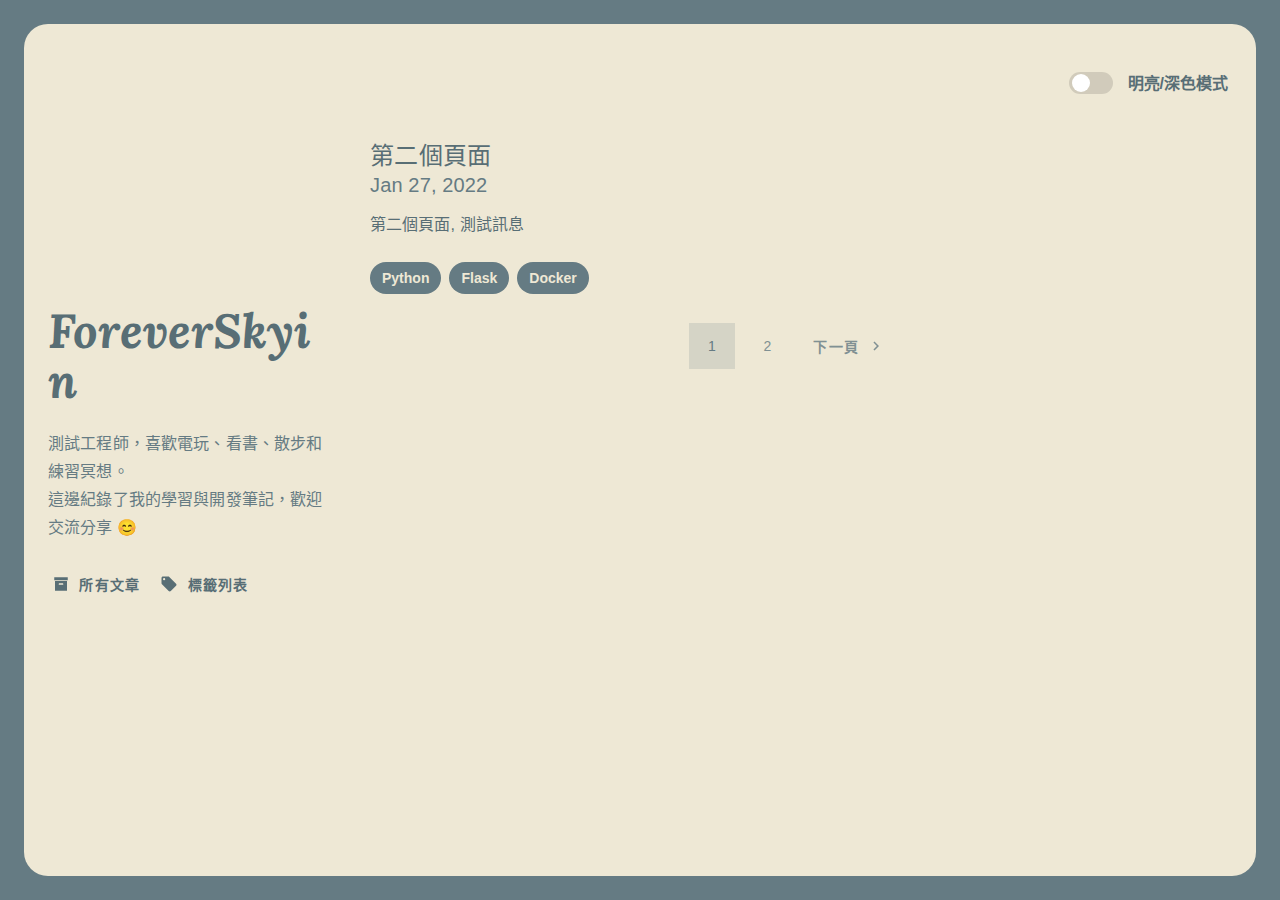
<file: index.html>
<!DOCTYPE html>
<html lang="zh-TW">
  <head>
    <meta charset="utf-8">
    <meta name="viewport" content="width=device-width,initial-scale=1">
    <title>ForeverSkyin</title>
    <meta name="generator" content="VuePress 1.9.5">
    <link rel="alternate" type="application/rss+xml" href="https://foreverskyin.tw/rss.xml" title="ForeverSkyin RSS Feed">
    <link rel="alternate" type="application/atom+xml" href="https://foreverskyin.tw/feed.atom" title="ForeverSkyin Atom Feed">
    <link rel="alternate" type="application/json" href="https://foreverskyin.tw/feed.json" title="ForeverSkyin JSON Feed">
    <meta name="description" content="測試工程師，平時喜歡打電動、看書、散步和練習冥想。這邊紀錄了我的學習與開發筆記，歡迎交流分享:)">
    <meta name="twitter:title" content="">
    <meta name="twitter:description" content="">
    <meta name="twitter:card" content="summary">
    <meta name="twitter:url" content="https://foreverskyin.tw/">
    <meta property="og:type" content="article">
    <meta property="og:title" content="">
    <meta property="og:description" content="">
    <meta property="og:url" content="https://foreverskyin.tw/">
    <meta property="og:site_name" content="ForeverSkyin">
    <meta property="article:author" content="ForeverSkyin">
    <meta itemprop="name" content="">
    <meta itemprop="description" content="">
    <meta charset="utf-8">
    <meta http-equiv="X-UA-Compatible" content="IE=edge">
    <meta http-equiv="last-modified" content="Sun, 23 Jan 2022 3:00:00 GMT ">
    <meta http-equiv="cache-control" content="Private">
    <meta http-equiv="Expires" content="600">
    <meta name="viewport" content="width=device-width, height=device-height, initial-scale=1">
    
    <link rel="preload" href="/assets/css/0.styles.f866e4ec.css" as="style"><link rel="preload" href="/assets/js/app.0b770c50.js" as="script"><link rel="preload" href="/assets/js/7.9e8e18e6.js" as="script"><link rel="prefetch" href="/assets/js/1.9acefc4e.js"><link rel="prefetch" href="/assets/js/10.b02ec4c8.js"><link rel="prefetch" href="/assets/js/11.af3ec534.js"><link rel="prefetch" href="/assets/js/12.59e3da44.js"><link rel="prefetch" href="/assets/js/13.86027cb2.js"><link rel="prefetch" href="/assets/js/14.ec011e24.js"><link rel="prefetch" href="/assets/js/15.2bce5c8f.js"><link rel="prefetch" href="/assets/js/16.64ad5156.js"><link rel="prefetch" href="/assets/js/17.941c7706.js"><link rel="prefetch" href="/assets/js/18.6f2173cd.js"><link rel="prefetch" href="/assets/js/19.38656e3c.js"><link rel="prefetch" href="/assets/js/2.efd786b7.js"><link rel="prefetch" href="/assets/js/20.3ce88189.js"><link rel="prefetch" href="/assets/js/21.c3688eea.js"><link rel="prefetch" href="/assets/js/22.bd0a7e2c.js"><link rel="prefetch" href="/assets/js/5.79325942.js"><link rel="prefetch" href="/assets/js/6.9575ca6a.js"><link rel="prefetch" href="/assets/js/8.1294b038.js"><link rel="prefetch" href="/assets/js/9.d883f90d.js"><link rel="prefetch" href="/assets/js/vuejs-paginate.527d93d1.js">
    <link rel="stylesheet" href="/assets/css/0.styles.f866e4ec.css">
  </head>
  <body>
    <div id="app" data-server-rendered="true"><div data-app="true" id="app" class="v-application v-application--is-ltr theme--light"><div class="v-application--wrap"><main class="v-main d-flex justify-center align-start align-lg-center align-xl-center align-md-center" style="padding-top:0px;padding-right:0px;padding-bottom:0px;padding-left:0px;"><div class="v-main__wrap"></div></main></div></div><div class="global-ui"></div></div>
    <script src="/assets/js/app.0b770c50.js" defer></script><script src="/assets/js/7.9e8e18e6.js" defer></script>
  </body>
</html>
</file>
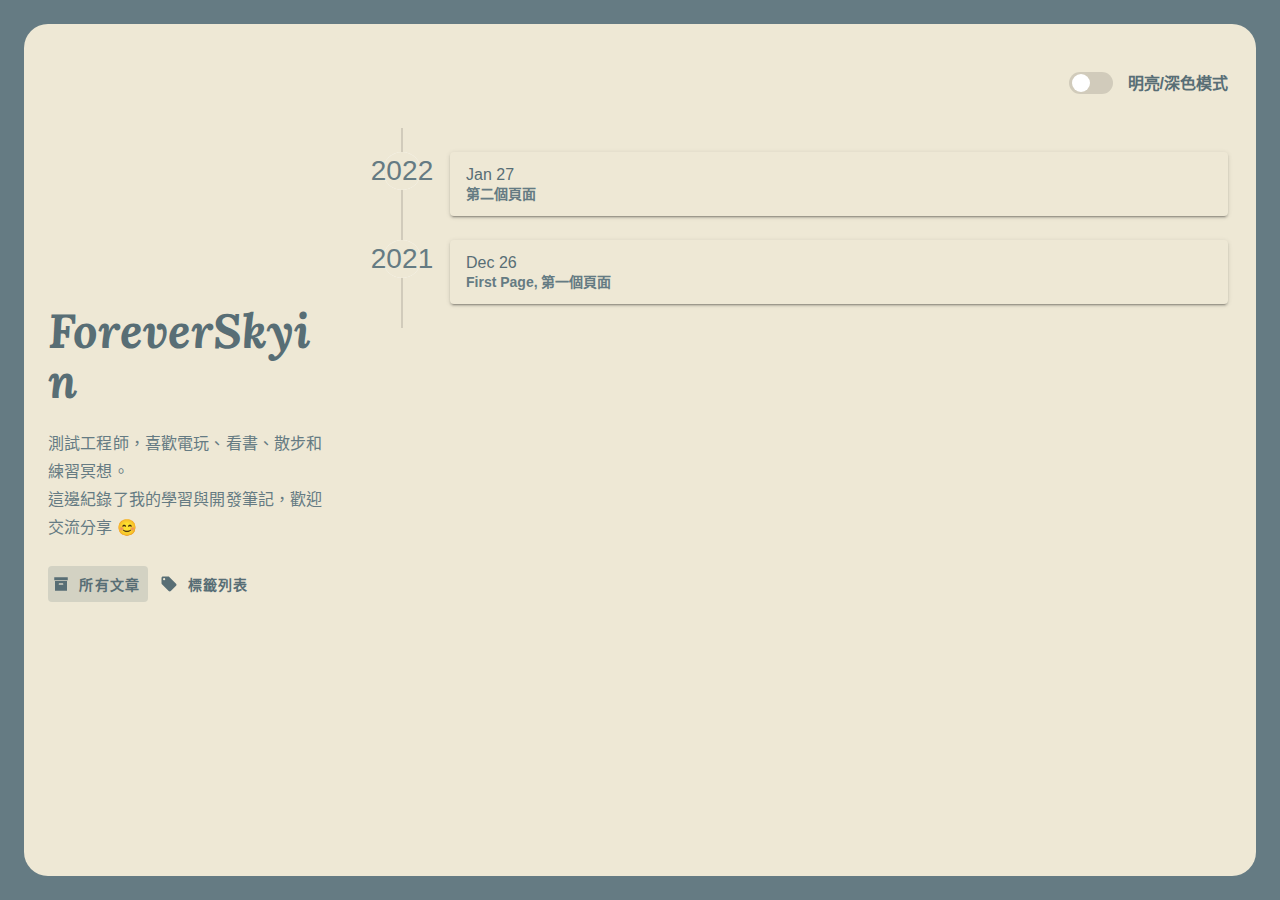
<file: archive/index.html>
<!DOCTYPE html>
<html lang="zh-TW">
  <head>
    <meta charset="utf-8">
    <meta name="viewport" content="width=device-width,initial-scale=1">
    <title>Archive | ForeverSkyin</title>
    <meta name="generator" content="VuePress 1.9.5">
    <link rel="alternate" type="application/rss+xml" href="https://foreverskyin.tw/rss.xml" title="ForeverSkyin RSS Feed">
    <link rel="alternate" type="application/atom+xml" href="https://foreverskyin.tw/feed.atom" title="ForeverSkyin Atom Feed">
    <link rel="alternate" type="application/json" href="https://foreverskyin.tw/feed.json" title="ForeverSkyin JSON Feed">
    <meta name="description" content="測試工程師，平時喜歡打電動、看書、散步和練習冥想。這邊紀錄了我的學習與開發筆記，歡迎交流分享:)">
    <meta name="twitter:title" content="">
    <meta name="twitter:description" content="">
    <meta name="twitter:card" content="summary">
    <meta name="twitter:url" content="https://foreverskyin.tw/archive/">
    <meta property="og:type" content="article">
    <meta property="og:title" content="">
    <meta property="og:description" content="">
    <meta property="og:url" content="https://foreverskyin.tw/archive/">
    <meta property="og:site_name" content="ForeverSkyin">
    <meta property="article:author" content="ForeverSkyin">
    <meta itemprop="name" content="">
    <meta itemprop="description" content="">
    <meta charset="utf-8">
    <meta http-equiv="X-UA-Compatible" content="IE=edge">
    <meta http-equiv="last-modified" content="Sun, 23 Jan 2022 3:00:00 GMT ">
    <meta http-equiv="cache-control" content="Private">
    <meta http-equiv="Expires" content="600">
    <meta name="viewport" content="width=device-width, height=device-height, initial-scale=1">
    
    <link rel="preload" href="/assets/css/0.styles.f866e4ec.css" as="style"><link rel="preload" href="/assets/js/app.0b770c50.js" as="script"><link rel="preload" href="/assets/js/7.9e8e18e6.js" as="script"><link rel="prefetch" href="/assets/js/1.9acefc4e.js"><link rel="prefetch" href="/assets/js/10.b02ec4c8.js"><link rel="prefetch" href="/assets/js/11.af3ec534.js"><link rel="prefetch" href="/assets/js/12.59e3da44.js"><link rel="prefetch" href="/assets/js/13.86027cb2.js"><link rel="prefetch" href="/assets/js/14.ec011e24.js"><link rel="prefetch" href="/assets/js/15.2bce5c8f.js"><link rel="prefetch" href="/assets/js/16.64ad5156.js"><link rel="prefetch" href="/assets/js/17.941c7706.js"><link rel="prefetch" href="/assets/js/18.6f2173cd.js"><link rel="prefetch" href="/assets/js/19.38656e3c.js"><link rel="prefetch" href="/assets/js/2.efd786b7.js"><link rel="prefetch" href="/assets/js/20.3ce88189.js"><link rel="prefetch" href="/assets/js/21.c3688eea.js"><link rel="prefetch" href="/assets/js/22.bd0a7e2c.js"><link rel="prefetch" href="/assets/js/5.79325942.js"><link rel="prefetch" href="/assets/js/6.9575ca6a.js"><link rel="prefetch" href="/assets/js/8.1294b038.js"><link rel="prefetch" href="/assets/js/9.d883f90d.js"><link rel="prefetch" href="/assets/js/vuejs-paginate.527d93d1.js">
    <link rel="stylesheet" href="/assets/css/0.styles.f866e4ec.css">
  </head>
  <body>
    <div id="app" data-server-rendered="true"><div data-app="true" id="app" class="v-application v-application--is-ltr theme--light"><div class="v-application--wrap"><main class="v-main d-flex justify-center align-start align-lg-center align-xl-center align-md-center" style="padding-top:0px;padding-right:0px;padding-bottom:0px;padding-left:0px;"><div class="v-main__wrap"></div></main></div></div><div class="global-ui"></div></div>
    <script src="/assets/js/app.0b770c50.js" defer></script><script src="/assets/js/7.9e8e18e6.js" defer></script>
  </body>
</html>
</file>
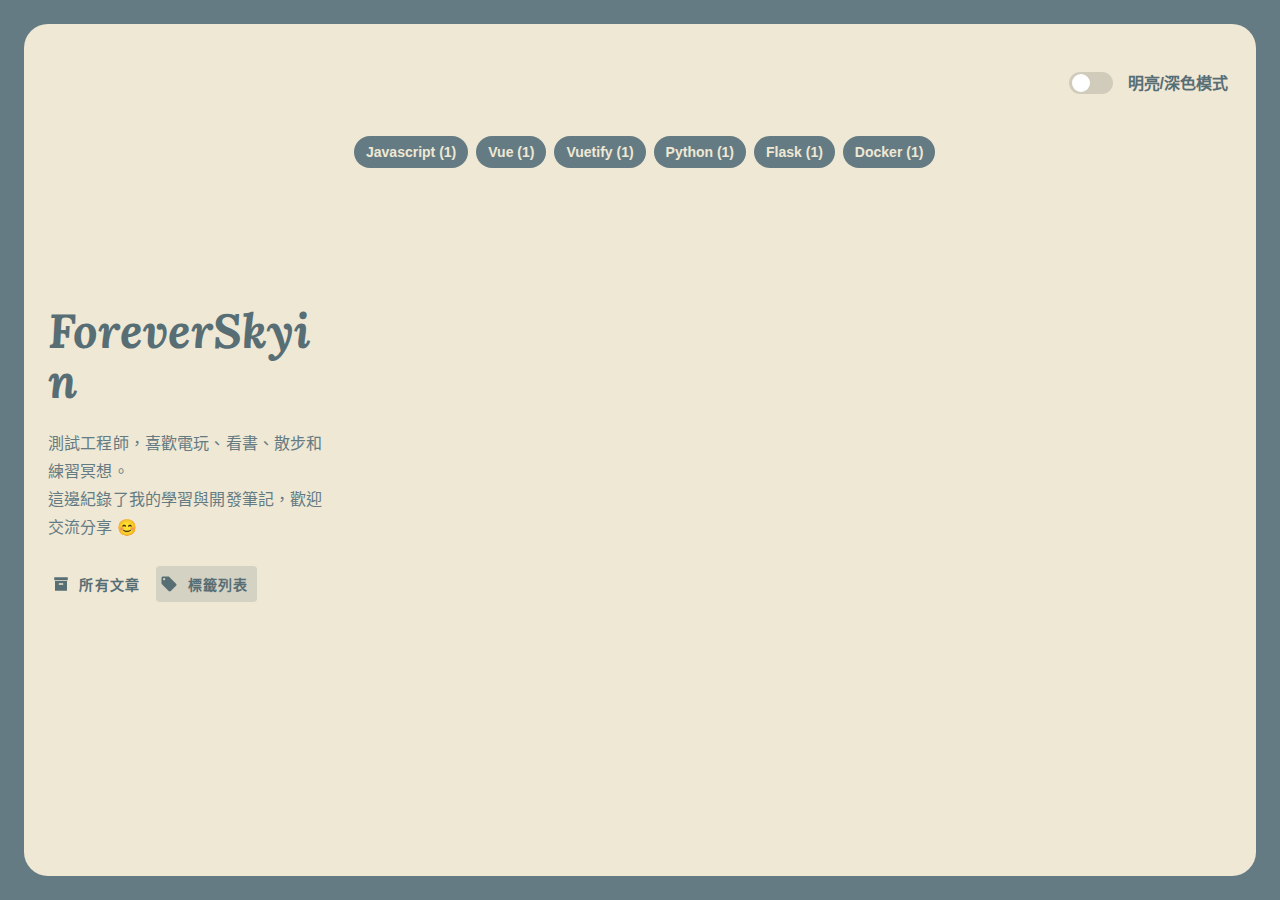
<file: tags/index.html>
<!DOCTYPE html>
<html lang="zh-TW">
  <head>
    <meta charset="utf-8">
    <meta name="viewport" content="width=device-width,initial-scale=1">
    <title>Tag | ForeverSkyin</title>
    <meta name="generator" content="VuePress 1.9.5">
    <link rel="alternate" type="application/rss+xml" href="https://foreverskyin.tw/rss.xml" title="ForeverSkyin RSS Feed">
    <link rel="alternate" type="application/atom+xml" href="https://foreverskyin.tw/feed.atom" title="ForeverSkyin Atom Feed">
    <link rel="alternate" type="application/json" href="https://foreverskyin.tw/feed.json" title="ForeverSkyin JSON Feed">
    <meta name="description" content="測試工程師，平時喜歡打電動、看書、散步和練習冥想。這邊紀錄了我的學習與開發筆記，歡迎交流分享:)">
    <meta name="twitter:title" content="">
    <meta name="twitter:description" content="">
    <meta name="twitter:card" content="summary">
    <meta name="twitter:url" content="https://foreverskyin.tw/tags/">
    <meta property="og:type" content="article">
    <meta property="og:title" content="">
    <meta property="og:description" content="">
    <meta property="og:url" content="https://foreverskyin.tw/tags/">
    <meta property="og:site_name" content="ForeverSkyin">
    <meta property="article:author" content="ForeverSkyin">
    <meta itemprop="name" content="">
    <meta itemprop="description" content="">
    <meta charset="utf-8">
    <meta http-equiv="X-UA-Compatible" content="IE=edge">
    <meta http-equiv="last-modified" content="Sun, 23 Jan 2022 3:00:00 GMT ">
    <meta http-equiv="cache-control" content="Private">
    <meta http-equiv="Expires" content="600">
    <meta name="viewport" content="width=device-width, height=device-height, initial-scale=1">
    
    <link rel="preload" href="/assets/css/0.styles.f866e4ec.css" as="style"><link rel="preload" href="/assets/js/app.0b770c50.js" as="script"><link rel="preload" href="/assets/js/7.9e8e18e6.js" as="script"><link rel="prefetch" href="/assets/js/1.9acefc4e.js"><link rel="prefetch" href="/assets/js/10.b02ec4c8.js"><link rel="prefetch" href="/assets/js/11.af3ec534.js"><link rel="prefetch" href="/assets/js/12.59e3da44.js"><link rel="prefetch" href="/assets/js/13.86027cb2.js"><link rel="prefetch" href="/assets/js/14.ec011e24.js"><link rel="prefetch" href="/assets/js/15.2bce5c8f.js"><link rel="prefetch" href="/assets/js/16.64ad5156.js"><link rel="prefetch" href="/assets/js/17.941c7706.js"><link rel="prefetch" href="/assets/js/18.6f2173cd.js"><link rel="prefetch" href="/assets/js/19.38656e3c.js"><link rel="prefetch" href="/assets/js/2.efd786b7.js"><link rel="prefetch" href="/assets/js/20.3ce88189.js"><link rel="prefetch" href="/assets/js/21.c3688eea.js"><link rel="prefetch" href="/assets/js/22.bd0a7e2c.js"><link rel="prefetch" href="/assets/js/5.79325942.js"><link rel="prefetch" href="/assets/js/6.9575ca6a.js"><link rel="prefetch" href="/assets/js/8.1294b038.js"><link rel="prefetch" href="/assets/js/9.d883f90d.js"><link rel="prefetch" href="/assets/js/vuejs-paginate.527d93d1.js">
    <link rel="stylesheet" href="/assets/css/0.styles.f866e4ec.css">
  </head>
  <body>
    <div id="app" data-server-rendered="true"><div data-app="true" id="app" class="v-application v-application--is-ltr theme--light"><div class="v-application--wrap"><main class="v-main d-flex justify-center align-start align-lg-center align-xl-center align-md-center" style="padding-top:0px;padding-right:0px;padding-bottom:0px;padding-left:0px;"><div class="v-main__wrap"></div></main></div></div><div class="global-ui"></div></div>
    <script src="/assets/js/app.0b770c50.js" defer></script><script src="/assets/js/7.9e8e18e6.js" defer></script>
  </body>
</html>
</file>
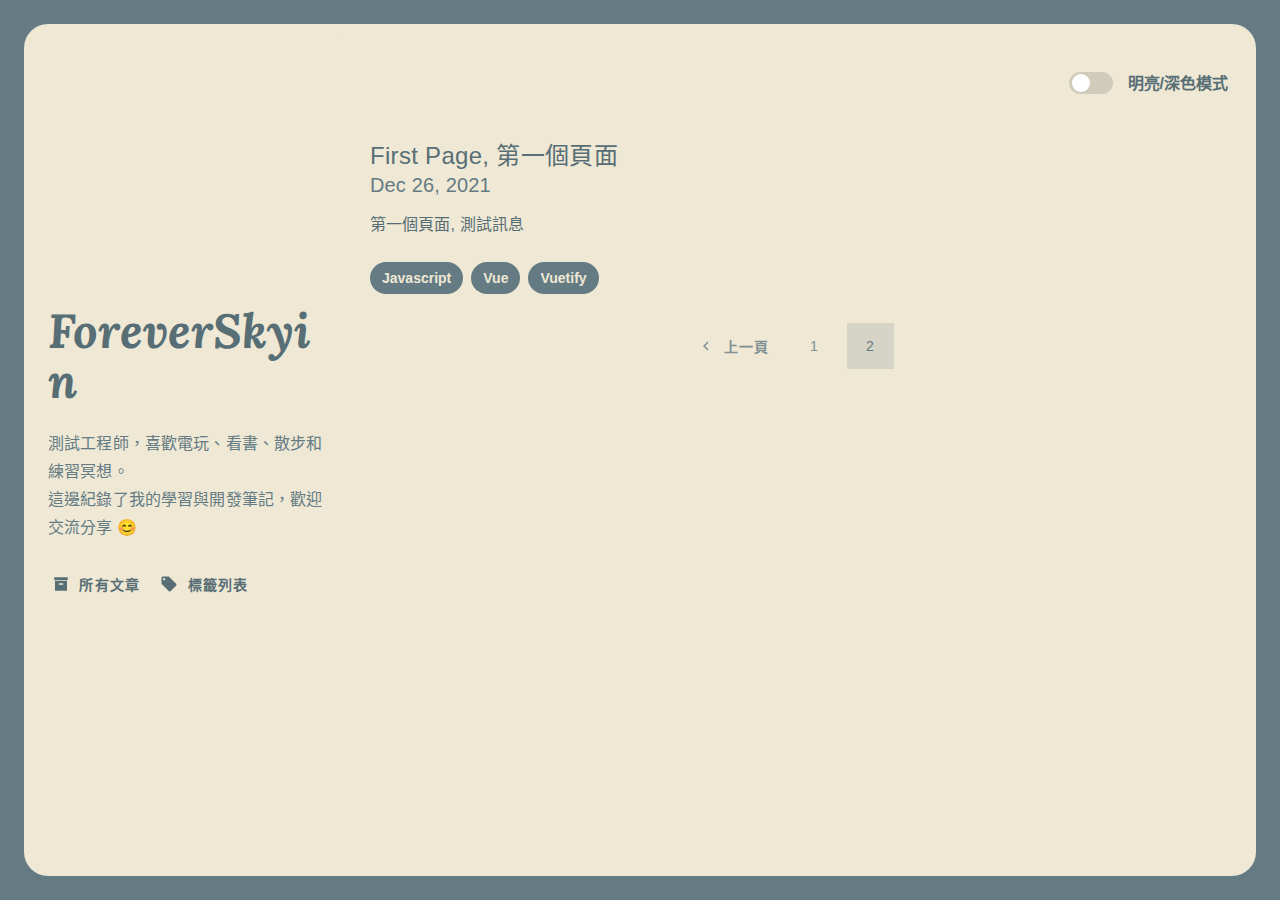
<file: page/2/index.html>
<!DOCTYPE html>
<html lang="zh-TW">
  <head>
    <meta charset="utf-8">
    <meta name="viewport" content="width=device-width,initial-scale=1">
    <title>Page 2 | ForeverSkyin</title>
    <meta name="generator" content="VuePress 1.9.5">
    <link rel="alternate" type="application/rss+xml" href="https://foreverskyin.tw/rss.xml" title="ForeverSkyin RSS Feed">
    <link rel="alternate" type="application/atom+xml" href="https://foreverskyin.tw/feed.atom" title="ForeverSkyin Atom Feed">
    <link rel="alternate" type="application/json" href="https://foreverskyin.tw/feed.json" title="ForeverSkyin JSON Feed">
    <meta name="description" content="測試工程師，平時喜歡打電動、看書、散步和練習冥想。這邊紀錄了我的學習與開發筆記，歡迎交流分享:)">
    <meta name="twitter:title" content="">
    <meta name="twitter:description" content="">
    <meta name="twitter:card" content="summary">
    <meta name="twitter:url" content="https://foreverskyin.tw/page/2/">
    <meta property="og:type" content="article">
    <meta property="og:title" content="">
    <meta property="og:description" content="">
    <meta property="og:url" content="https://foreverskyin.tw/page/2/">
    <meta property="og:site_name" content="ForeverSkyin">
    <meta property="article:author" content="ForeverSkyin">
    <meta itemprop="name" content="">
    <meta itemprop="description" content="">
    <meta charset="utf-8">
    <meta http-equiv="X-UA-Compatible" content="IE=edge">
    <meta http-equiv="last-modified" content="Sun, 23 Jan 2022 3:00:00 GMT ">
    <meta http-equiv="cache-control" content="Private">
    <meta http-equiv="Expires" content="600">
    <meta name="viewport" content="width=device-width, height=device-height, initial-scale=1">
    
    <link rel="preload" href="/assets/css/0.styles.f866e4ec.css" as="style"><link rel="preload" href="/assets/js/app.0b770c50.js" as="script"><link rel="preload" href="/assets/js/7.9e8e18e6.js" as="script"><link rel="prefetch" href="/assets/js/1.9acefc4e.js"><link rel="prefetch" href="/assets/js/10.b02ec4c8.js"><link rel="prefetch" href="/assets/js/11.af3ec534.js"><link rel="prefetch" href="/assets/js/12.59e3da44.js"><link rel="prefetch" href="/assets/js/13.86027cb2.js"><link rel="prefetch" href="/assets/js/14.ec011e24.js"><link rel="prefetch" href="/assets/js/15.2bce5c8f.js"><link rel="prefetch" href="/assets/js/16.64ad5156.js"><link rel="prefetch" href="/assets/js/17.941c7706.js"><link rel="prefetch" href="/assets/js/18.6f2173cd.js"><link rel="prefetch" href="/assets/js/19.38656e3c.js"><link rel="prefetch" href="/assets/js/2.efd786b7.js"><link rel="prefetch" href="/assets/js/20.3ce88189.js"><link rel="prefetch" href="/assets/js/21.c3688eea.js"><link rel="prefetch" href="/assets/js/22.bd0a7e2c.js"><link rel="prefetch" href="/assets/js/5.79325942.js"><link rel="prefetch" href="/assets/js/6.9575ca6a.js"><link rel="prefetch" href="/assets/js/8.1294b038.js"><link rel="prefetch" href="/assets/js/9.d883f90d.js"><link rel="prefetch" href="/assets/js/vuejs-paginate.527d93d1.js">
    <link rel="stylesheet" href="/assets/css/0.styles.f866e4ec.css">
  </head>
  <body>
    <div id="app" data-server-rendered="true"><div data-app="true" id="app" class="v-application v-application--is-ltr theme--light"><div class="v-application--wrap"><main class="v-main d-flex justify-center align-start align-lg-center align-xl-center align-md-center" style="padding-top:0px;padding-right:0px;padding-bottom:0px;padding-left:0px;"><div class="v-main__wrap"></div></main></div></div><div class="global-ui"></div></div>
    <script src="/assets/js/app.0b770c50.js" defer></script><script src="/assets/js/7.9e8e18e6.js" defer></script>
  </body>
</html>
</file>
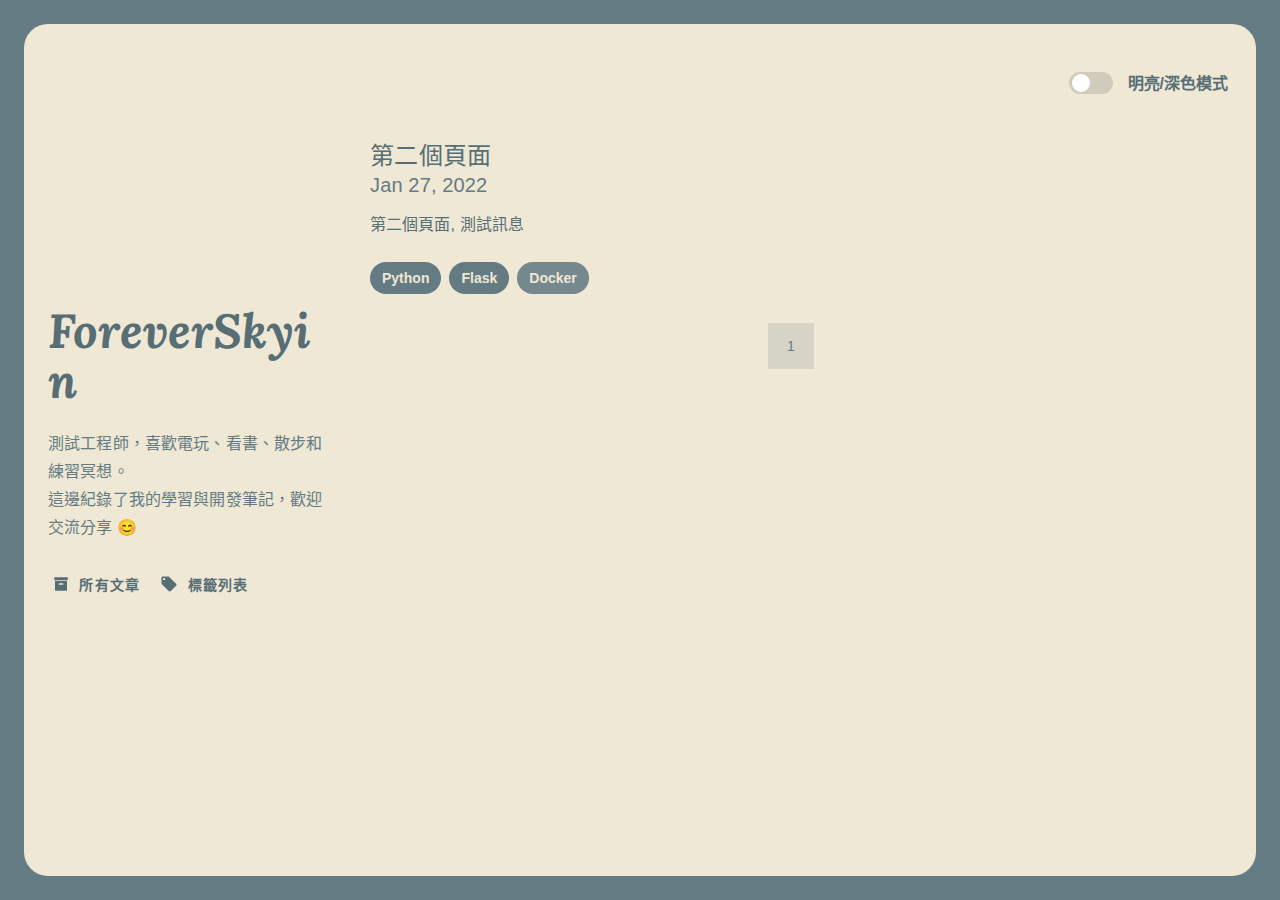
<file: tags/Docker/index.html>
<!DOCTYPE html>
<html lang="zh-TW">
  <head>
    <meta charset="utf-8">
    <meta name="viewport" content="width=device-width,initial-scale=1">
    <title>Docker Tag | ForeverSkyin</title>
    <meta name="generator" content="VuePress 1.9.5">
    <link rel="alternate" type="application/rss+xml" href="https://foreverskyin.tw/rss.xml" title="ForeverSkyin RSS Feed">
    <link rel="alternate" type="application/atom+xml" href="https://foreverskyin.tw/feed.atom" title="ForeverSkyin Atom Feed">
    <link rel="alternate" type="application/json" href="https://foreverskyin.tw/feed.json" title="ForeverSkyin JSON Feed">
    <meta name="description" content="測試工程師，平時喜歡打電動、看書、散步和練習冥想。這邊紀錄了我的學習與開發筆記，歡迎交流分享:)">
    <meta name="twitter:title" content="">
    <meta name="twitter:description" content="">
    <meta name="twitter:card" content="summary">
    <meta name="twitter:url" content="https://foreverskyin.tw/tags/Docker/">
    <meta property="og:type" content="article">
    <meta property="og:title" content="">
    <meta property="og:description" content="">
    <meta property="og:url" content="https://foreverskyin.tw/tags/Docker/">
    <meta property="og:site_name" content="ForeverSkyin">
    <meta property="article:author" content="ForeverSkyin">
    <meta itemprop="name" content="">
    <meta itemprop="description" content="">
    <meta charset="utf-8">
    <meta http-equiv="X-UA-Compatible" content="IE=edge">
    <meta http-equiv="last-modified" content="Sun, 23 Jan 2022 3:00:00 GMT ">
    <meta http-equiv="cache-control" content="Private">
    <meta http-equiv="Expires" content="600">
    <meta name="viewport" content="width=device-width, height=device-height, initial-scale=1">
    
    <link rel="preload" href="/assets/css/0.styles.f866e4ec.css" as="style"><link rel="preload" href="/assets/js/app.0b770c50.js" as="script"><link rel="preload" href="/assets/js/7.9e8e18e6.js" as="script"><link rel="prefetch" href="/assets/js/1.9acefc4e.js"><link rel="prefetch" href="/assets/js/10.b02ec4c8.js"><link rel="prefetch" href="/assets/js/11.af3ec534.js"><link rel="prefetch" href="/assets/js/12.59e3da44.js"><link rel="prefetch" href="/assets/js/13.86027cb2.js"><link rel="prefetch" href="/assets/js/14.ec011e24.js"><link rel="prefetch" href="/assets/js/15.2bce5c8f.js"><link rel="prefetch" href="/assets/js/16.64ad5156.js"><link rel="prefetch" href="/assets/js/17.941c7706.js"><link rel="prefetch" href="/assets/js/18.6f2173cd.js"><link rel="prefetch" href="/assets/js/19.38656e3c.js"><link rel="prefetch" href="/assets/js/2.efd786b7.js"><link rel="prefetch" href="/assets/js/20.3ce88189.js"><link rel="prefetch" href="/assets/js/21.c3688eea.js"><link rel="prefetch" href="/assets/js/22.bd0a7e2c.js"><link rel="prefetch" href="/assets/js/5.79325942.js"><link rel="prefetch" href="/assets/js/6.9575ca6a.js"><link rel="prefetch" href="/assets/js/8.1294b038.js"><link rel="prefetch" href="/assets/js/9.d883f90d.js"><link rel="prefetch" href="/assets/js/vuejs-paginate.527d93d1.js">
    <link rel="stylesheet" href="/assets/css/0.styles.f866e4ec.css">
  </head>
  <body>
    <div id="app" data-server-rendered="true"><div data-app="true" id="app" class="v-application v-application--is-ltr theme--light"><div class="v-application--wrap"><main class="v-main d-flex justify-center align-start align-lg-center align-xl-center align-md-center" style="padding-top:0px;padding-right:0px;padding-bottom:0px;padding-left:0px;"><div class="v-main__wrap"></div></main></div></div><div class="global-ui"></div></div>
    <script src="/assets/js/app.0b770c50.js" defer></script><script src="/assets/js/7.9e8e18e6.js" defer></script>
  </body>
</html>
</file>
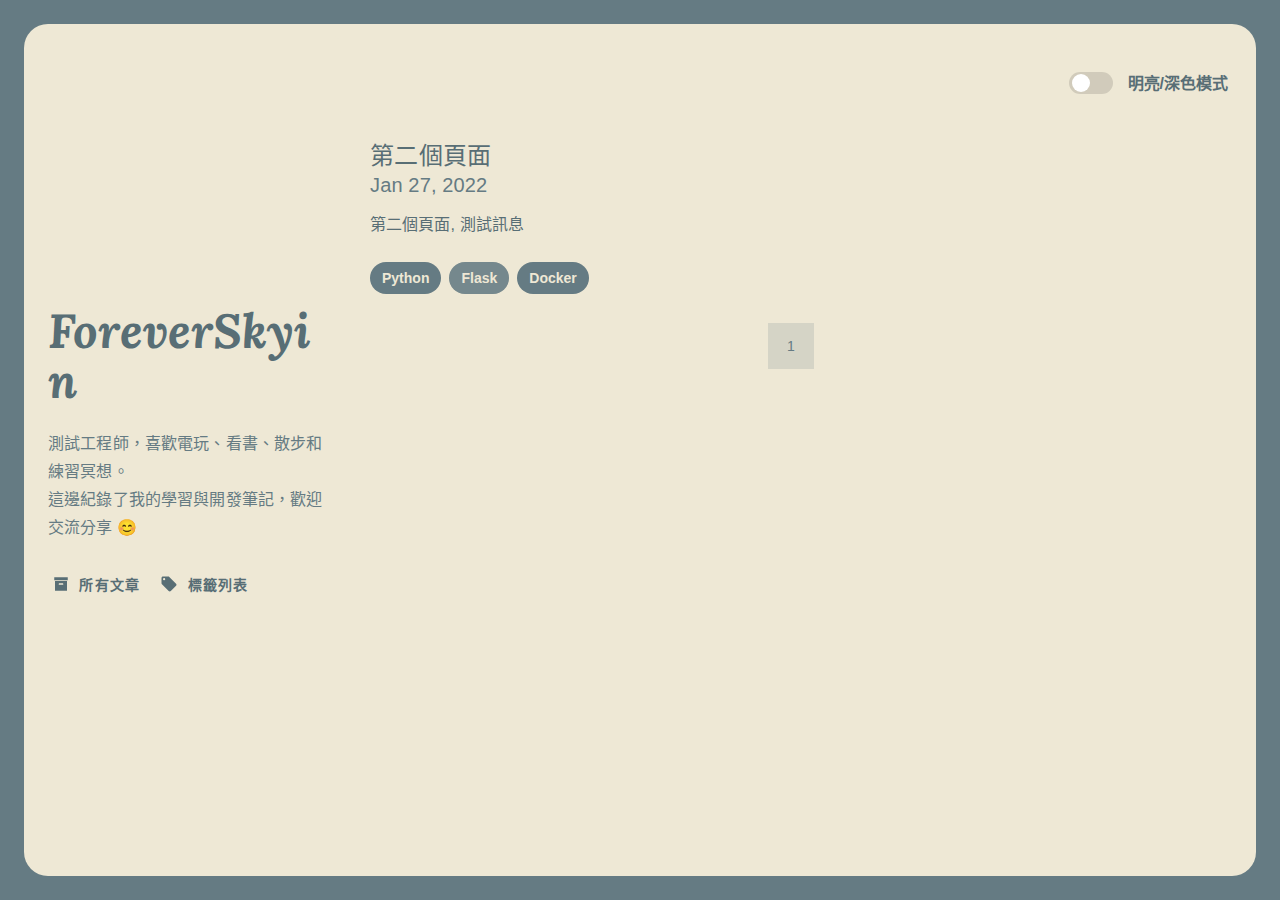
<file: tags/Flask/index.html>
<!DOCTYPE html>
<html lang="zh-TW">
  <head>
    <meta charset="utf-8">
    <meta name="viewport" content="width=device-width,initial-scale=1">
    <title>Flask Tag | ForeverSkyin</title>
    <meta name="generator" content="VuePress 1.9.5">
    <link rel="alternate" type="application/rss+xml" href="https://foreverskyin.tw/rss.xml" title="ForeverSkyin RSS Feed">
    <link rel="alternate" type="application/atom+xml" href="https://foreverskyin.tw/feed.atom" title="ForeverSkyin Atom Feed">
    <link rel="alternate" type="application/json" href="https://foreverskyin.tw/feed.json" title="ForeverSkyin JSON Feed">
    <meta name="description" content="測試工程師，平時喜歡打電動、看書、散步和練習冥想。這邊紀錄了我的學習與開發筆記，歡迎交流分享:)">
    <meta name="twitter:title" content="">
    <meta name="twitter:description" content="">
    <meta name="twitter:card" content="summary">
    <meta name="twitter:url" content="https://foreverskyin.tw/tags/Flask/">
    <meta property="og:type" content="article">
    <meta property="og:title" content="">
    <meta property="og:description" content="">
    <meta property="og:url" content="https://foreverskyin.tw/tags/Flask/">
    <meta property="og:site_name" content="ForeverSkyin">
    <meta property="article:author" content="ForeverSkyin">
    <meta itemprop="name" content="">
    <meta itemprop="description" content="">
    <meta charset="utf-8">
    <meta http-equiv="X-UA-Compatible" content="IE=edge">
    <meta http-equiv="last-modified" content="Sun, 23 Jan 2022 3:00:00 GMT ">
    <meta http-equiv="cache-control" content="Private">
    <meta http-equiv="Expires" content="600">
    <meta name="viewport" content="width=device-width, height=device-height, initial-scale=1">
    
    <link rel="preload" href="/assets/css/0.styles.f866e4ec.css" as="style"><link rel="preload" href="/assets/js/app.0b770c50.js" as="script"><link rel="preload" href="/assets/js/7.9e8e18e6.js" as="script"><link rel="prefetch" href="/assets/js/1.9acefc4e.js"><link rel="prefetch" href="/assets/js/10.b02ec4c8.js"><link rel="prefetch" href="/assets/js/11.af3ec534.js"><link rel="prefetch" href="/assets/js/12.59e3da44.js"><link rel="prefetch" href="/assets/js/13.86027cb2.js"><link rel="prefetch" href="/assets/js/14.ec011e24.js"><link rel="prefetch" href="/assets/js/15.2bce5c8f.js"><link rel="prefetch" href="/assets/js/16.64ad5156.js"><link rel="prefetch" href="/assets/js/17.941c7706.js"><link rel="prefetch" href="/assets/js/18.6f2173cd.js"><link rel="prefetch" href="/assets/js/19.38656e3c.js"><link rel="prefetch" href="/assets/js/2.efd786b7.js"><link rel="prefetch" href="/assets/js/20.3ce88189.js"><link rel="prefetch" href="/assets/js/21.c3688eea.js"><link rel="prefetch" href="/assets/js/22.bd0a7e2c.js"><link rel="prefetch" href="/assets/js/5.79325942.js"><link rel="prefetch" href="/assets/js/6.9575ca6a.js"><link rel="prefetch" href="/assets/js/8.1294b038.js"><link rel="prefetch" href="/assets/js/9.d883f90d.js"><link rel="prefetch" href="/assets/js/vuejs-paginate.527d93d1.js">
    <link rel="stylesheet" href="/assets/css/0.styles.f866e4ec.css">
  </head>
  <body>
    <div id="app" data-server-rendered="true"><div data-app="true" id="app" class="v-application v-application--is-ltr theme--light"><div class="v-application--wrap"><main class="v-main d-flex justify-center align-start align-lg-center align-xl-center align-md-center" style="padding-top:0px;padding-right:0px;padding-bottom:0px;padding-left:0px;"><div class="v-main__wrap"></div></main></div></div><div class="global-ui"></div></div>
    <script src="/assets/js/app.0b770c50.js" defer></script><script src="/assets/js/7.9e8e18e6.js" defer></script>
  </body>
</html>
</file>
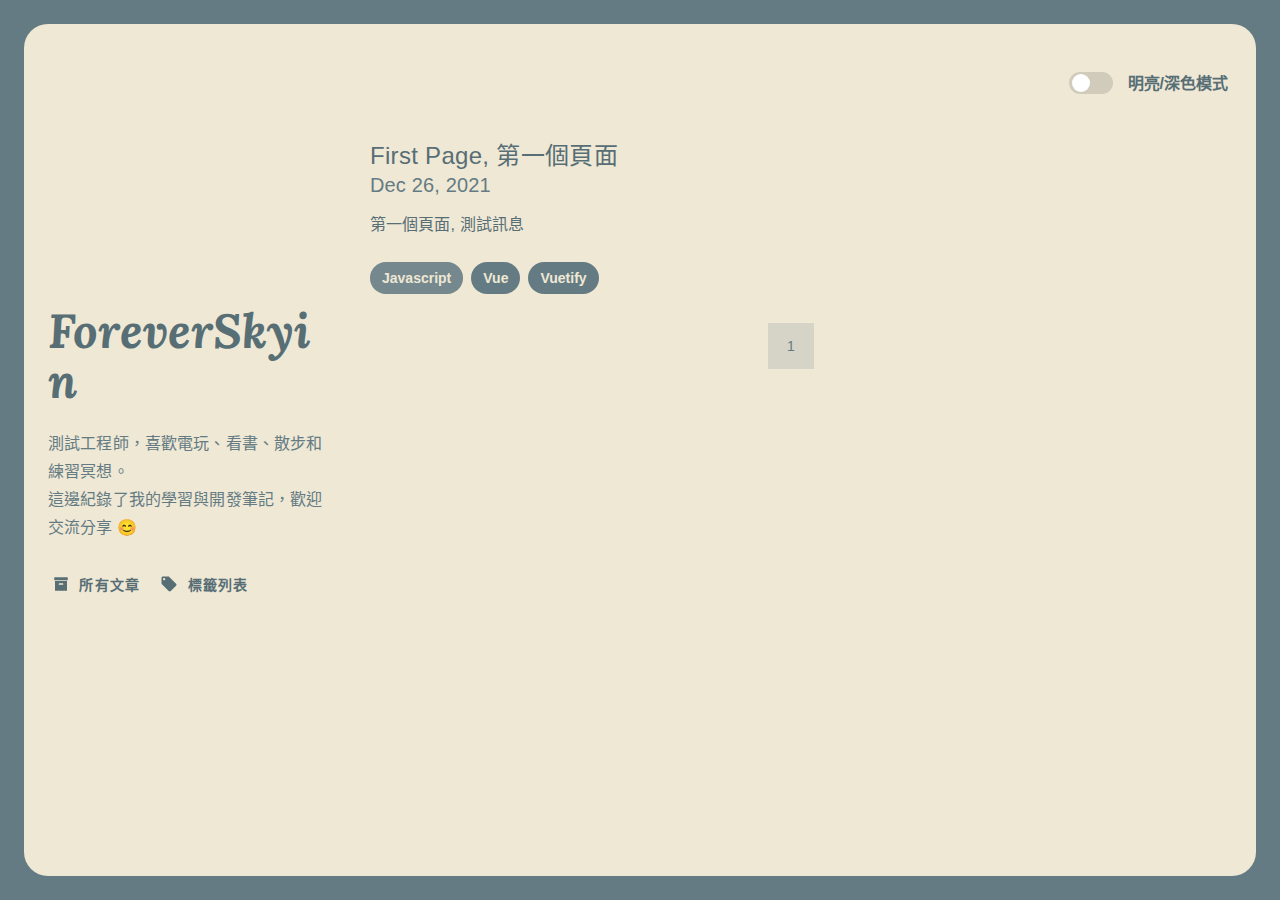
<file: tags/Javascript/index.html>
<!DOCTYPE html>
<html lang="zh-TW">
  <head>
    <meta charset="utf-8">
    <meta name="viewport" content="width=device-width,initial-scale=1">
    <title>Javascript Tag | ForeverSkyin</title>
    <meta name="generator" content="VuePress 1.9.5">
    <link rel="alternate" type="application/rss+xml" href="https://foreverskyin.tw/rss.xml" title="ForeverSkyin RSS Feed">
    <link rel="alternate" type="application/atom+xml" href="https://foreverskyin.tw/feed.atom" title="ForeverSkyin Atom Feed">
    <link rel="alternate" type="application/json" href="https://foreverskyin.tw/feed.json" title="ForeverSkyin JSON Feed">
    <meta name="description" content="測試工程師，平時喜歡打電動、看書、散步和練習冥想。這邊紀錄了我的學習與開發筆記，歡迎交流分享:)">
    <meta name="twitter:title" content="">
    <meta name="twitter:description" content="">
    <meta name="twitter:card" content="summary">
    <meta name="twitter:url" content="https://foreverskyin.tw/tags/Javascript/">
    <meta property="og:type" content="article">
    <meta property="og:title" content="">
    <meta property="og:description" content="">
    <meta property="og:url" content="https://foreverskyin.tw/tags/Javascript/">
    <meta property="og:site_name" content="ForeverSkyin">
    <meta property="article:author" content="ForeverSkyin">
    <meta itemprop="name" content="">
    <meta itemprop="description" content="">
    <meta charset="utf-8">
    <meta http-equiv="X-UA-Compatible" content="IE=edge">
    <meta http-equiv="last-modified" content="Sun, 23 Jan 2022 3:00:00 GMT ">
    <meta http-equiv="cache-control" content="Private">
    <meta http-equiv="Expires" content="600">
    <meta name="viewport" content="width=device-width, height=device-height, initial-scale=1">
    
    <link rel="preload" href="/assets/css/0.styles.f866e4ec.css" as="style"><link rel="preload" href="/assets/js/app.0b770c50.js" as="script"><link rel="preload" href="/assets/js/7.9e8e18e6.js" as="script"><link rel="prefetch" href="/assets/js/1.9acefc4e.js"><link rel="prefetch" href="/assets/js/10.b02ec4c8.js"><link rel="prefetch" href="/assets/js/11.af3ec534.js"><link rel="prefetch" href="/assets/js/12.59e3da44.js"><link rel="prefetch" href="/assets/js/13.86027cb2.js"><link rel="prefetch" href="/assets/js/14.ec011e24.js"><link rel="prefetch" href="/assets/js/15.2bce5c8f.js"><link rel="prefetch" href="/assets/js/16.64ad5156.js"><link rel="prefetch" href="/assets/js/17.941c7706.js"><link rel="prefetch" href="/assets/js/18.6f2173cd.js"><link rel="prefetch" href="/assets/js/19.38656e3c.js"><link rel="prefetch" href="/assets/js/2.efd786b7.js"><link rel="prefetch" href="/assets/js/20.3ce88189.js"><link rel="prefetch" href="/assets/js/21.c3688eea.js"><link rel="prefetch" href="/assets/js/22.bd0a7e2c.js"><link rel="prefetch" href="/assets/js/5.79325942.js"><link rel="prefetch" href="/assets/js/6.9575ca6a.js"><link rel="prefetch" href="/assets/js/8.1294b038.js"><link rel="prefetch" href="/assets/js/9.d883f90d.js"><link rel="prefetch" href="/assets/js/vuejs-paginate.527d93d1.js">
    <link rel="stylesheet" href="/assets/css/0.styles.f866e4ec.css">
  </head>
  <body>
    <div id="app" data-server-rendered="true"><div data-app="true" id="app" class="v-application v-application--is-ltr theme--light"><div class="v-application--wrap"><main class="v-main d-flex justify-center align-start align-lg-center align-xl-center align-md-center" style="padding-top:0px;padding-right:0px;padding-bottom:0px;padding-left:0px;"><div class="v-main__wrap"></div></main></div></div><div class="global-ui"></div></div>
    <script src="/assets/js/app.0b770c50.js" defer></script><script src="/assets/js/7.9e8e18e6.js" defer></script>
  </body>
</html>
</file>
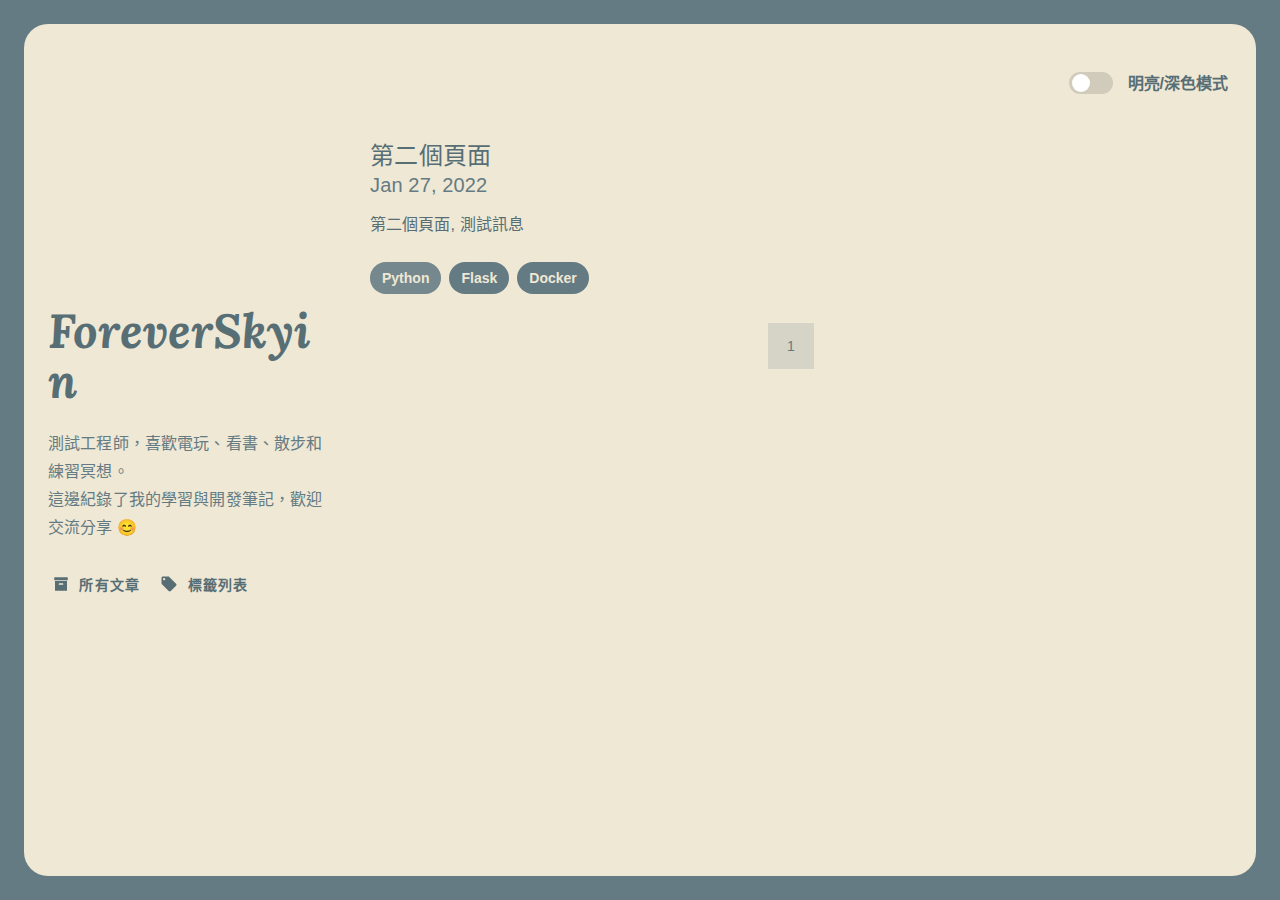
<file: tags/Python/index.html>
<!DOCTYPE html>
<html lang="zh-TW">
  <head>
    <meta charset="utf-8">
    <meta name="viewport" content="width=device-width,initial-scale=1">
    <title>Python Tag | ForeverSkyin</title>
    <meta name="generator" content="VuePress 1.9.5">
    <link rel="alternate" type="application/rss+xml" href="https://foreverskyin.tw/rss.xml" title="ForeverSkyin RSS Feed">
    <link rel="alternate" type="application/atom+xml" href="https://foreverskyin.tw/feed.atom" title="ForeverSkyin Atom Feed">
    <link rel="alternate" type="application/json" href="https://foreverskyin.tw/feed.json" title="ForeverSkyin JSON Feed">
    <meta name="description" content="測試工程師，平時喜歡打電動、看書、散步和練習冥想。這邊紀錄了我的學習與開發筆記，歡迎交流分享:)">
    <meta name="twitter:title" content="">
    <meta name="twitter:description" content="">
    <meta name="twitter:card" content="summary">
    <meta name="twitter:url" content="https://foreverskyin.tw/tags/Python/">
    <meta property="og:type" content="article">
    <meta property="og:title" content="">
    <meta property="og:description" content="">
    <meta property="og:url" content="https://foreverskyin.tw/tags/Python/">
    <meta property="og:site_name" content="ForeverSkyin">
    <meta property="article:author" content="ForeverSkyin">
    <meta itemprop="name" content="">
    <meta itemprop="description" content="">
    <meta charset="utf-8">
    <meta http-equiv="X-UA-Compatible" content="IE=edge">
    <meta http-equiv="last-modified" content="Sun, 23 Jan 2022 3:00:00 GMT ">
    <meta http-equiv="cache-control" content="Private">
    <meta http-equiv="Expires" content="600">
    <meta name="viewport" content="width=device-width, height=device-height, initial-scale=1">
    
    <link rel="preload" href="/assets/css/0.styles.f866e4ec.css" as="style"><link rel="preload" href="/assets/js/app.0b770c50.js" as="script"><link rel="preload" href="/assets/js/7.9e8e18e6.js" as="script"><link rel="prefetch" href="/assets/js/1.9acefc4e.js"><link rel="prefetch" href="/assets/js/10.b02ec4c8.js"><link rel="prefetch" href="/assets/js/11.af3ec534.js"><link rel="prefetch" href="/assets/js/12.59e3da44.js"><link rel="prefetch" href="/assets/js/13.86027cb2.js"><link rel="prefetch" href="/assets/js/14.ec011e24.js"><link rel="prefetch" href="/assets/js/15.2bce5c8f.js"><link rel="prefetch" href="/assets/js/16.64ad5156.js"><link rel="prefetch" href="/assets/js/17.941c7706.js"><link rel="prefetch" href="/assets/js/18.6f2173cd.js"><link rel="prefetch" href="/assets/js/19.38656e3c.js"><link rel="prefetch" href="/assets/js/2.efd786b7.js"><link rel="prefetch" href="/assets/js/20.3ce88189.js"><link rel="prefetch" href="/assets/js/21.c3688eea.js"><link rel="prefetch" href="/assets/js/22.bd0a7e2c.js"><link rel="prefetch" href="/assets/js/5.79325942.js"><link rel="prefetch" href="/assets/js/6.9575ca6a.js"><link rel="prefetch" href="/assets/js/8.1294b038.js"><link rel="prefetch" href="/assets/js/9.d883f90d.js"><link rel="prefetch" href="/assets/js/vuejs-paginate.527d93d1.js">
    <link rel="stylesheet" href="/assets/css/0.styles.f866e4ec.css">
  </head>
  <body>
    <div id="app" data-server-rendered="true"><div data-app="true" id="app" class="v-application v-application--is-ltr theme--light"><div class="v-application--wrap"><main class="v-main d-flex justify-center align-start align-lg-center align-xl-center align-md-center" style="padding-top:0px;padding-right:0px;padding-bottom:0px;padding-left:0px;"><div class="v-main__wrap"></div></main></div></div><div class="global-ui"></div></div>
    <script src="/assets/js/app.0b770c50.js" defer></script><script src="/assets/js/7.9e8e18e6.js" defer></script>
  </body>
</html>
</file>
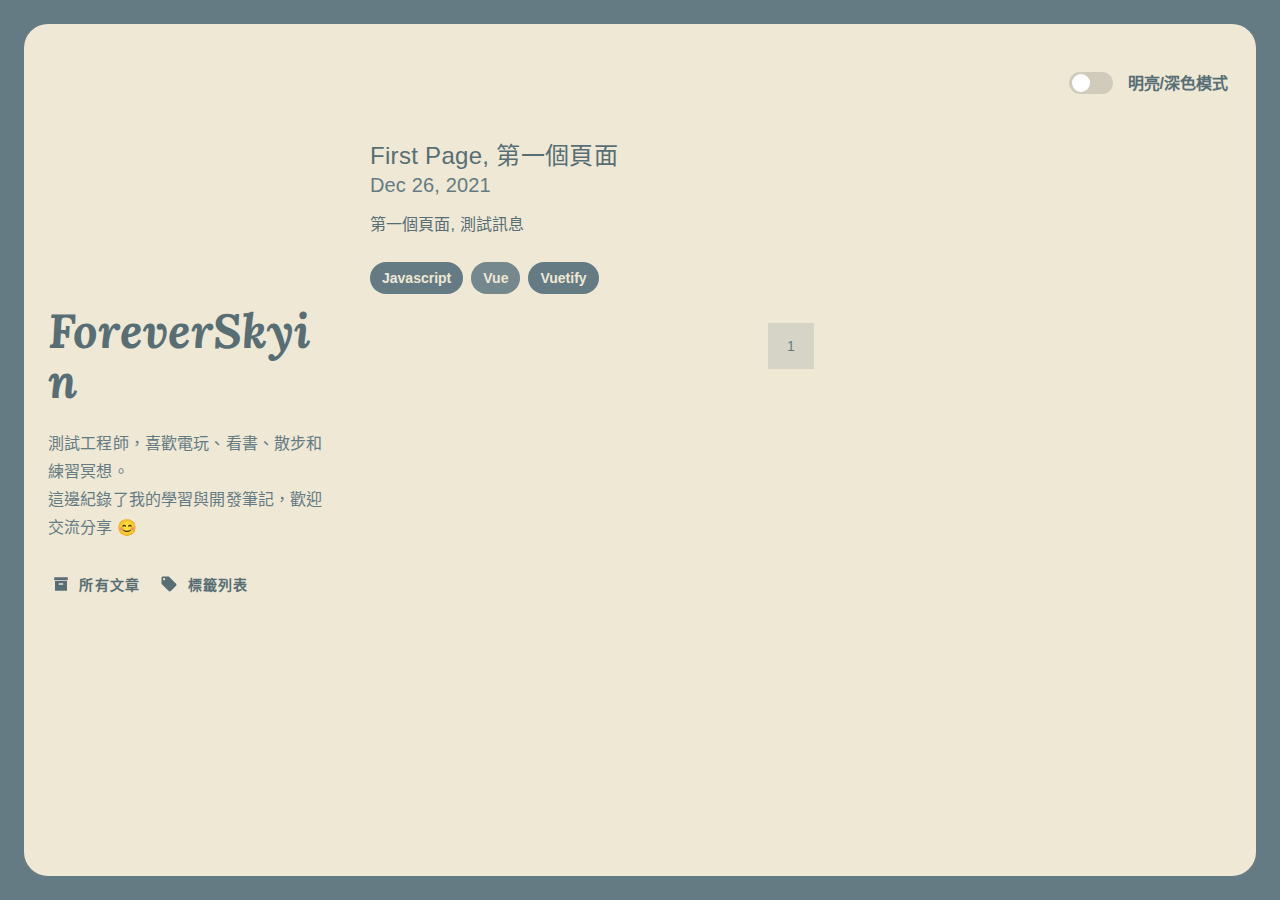
<file: tags/Vue/index.html>
<!DOCTYPE html>
<html lang="zh-TW">
  <head>
    <meta charset="utf-8">
    <meta name="viewport" content="width=device-width,initial-scale=1">
    <title>Vue Tag | ForeverSkyin</title>
    <meta name="generator" content="VuePress 1.9.5">
    <link rel="alternate" type="application/rss+xml" href="https://foreverskyin.tw/rss.xml" title="ForeverSkyin RSS Feed">
    <link rel="alternate" type="application/atom+xml" href="https://foreverskyin.tw/feed.atom" title="ForeverSkyin Atom Feed">
    <link rel="alternate" type="application/json" href="https://foreverskyin.tw/feed.json" title="ForeverSkyin JSON Feed">
    <meta name="description" content="測試工程師，平時喜歡打電動、看書、散步和練習冥想。這邊紀錄了我的學習與開發筆記，歡迎交流分享:)">
    <meta name="twitter:title" content="">
    <meta name="twitter:description" content="">
    <meta name="twitter:card" content="summary">
    <meta name="twitter:url" content="https://foreverskyin.tw/tags/Vue/">
    <meta property="og:type" content="article">
    <meta property="og:title" content="">
    <meta property="og:description" content="">
    <meta property="og:url" content="https://foreverskyin.tw/tags/Vue/">
    <meta property="og:site_name" content="ForeverSkyin">
    <meta property="article:author" content="ForeverSkyin">
    <meta itemprop="name" content="">
    <meta itemprop="description" content="">
    <meta charset="utf-8">
    <meta http-equiv="X-UA-Compatible" content="IE=edge">
    <meta http-equiv="last-modified" content="Sun, 23 Jan 2022 3:00:00 GMT ">
    <meta http-equiv="cache-control" content="Private">
    <meta http-equiv="Expires" content="600">
    <meta name="viewport" content="width=device-width, height=device-height, initial-scale=1">
    
    <link rel="preload" href="/assets/css/0.styles.f866e4ec.css" as="style"><link rel="preload" href="/assets/js/app.0b770c50.js" as="script"><link rel="preload" href="/assets/js/7.9e8e18e6.js" as="script"><link rel="prefetch" href="/assets/js/1.9acefc4e.js"><link rel="prefetch" href="/assets/js/10.b02ec4c8.js"><link rel="prefetch" href="/assets/js/11.af3ec534.js"><link rel="prefetch" href="/assets/js/12.59e3da44.js"><link rel="prefetch" href="/assets/js/13.86027cb2.js"><link rel="prefetch" href="/assets/js/14.ec011e24.js"><link rel="prefetch" href="/assets/js/15.2bce5c8f.js"><link rel="prefetch" href="/assets/js/16.64ad5156.js"><link rel="prefetch" href="/assets/js/17.941c7706.js"><link rel="prefetch" href="/assets/js/18.6f2173cd.js"><link rel="prefetch" href="/assets/js/19.38656e3c.js"><link rel="prefetch" href="/assets/js/2.efd786b7.js"><link rel="prefetch" href="/assets/js/20.3ce88189.js"><link rel="prefetch" href="/assets/js/21.c3688eea.js"><link rel="prefetch" href="/assets/js/22.bd0a7e2c.js"><link rel="prefetch" href="/assets/js/5.79325942.js"><link rel="prefetch" href="/assets/js/6.9575ca6a.js"><link rel="prefetch" href="/assets/js/8.1294b038.js"><link rel="prefetch" href="/assets/js/9.d883f90d.js"><link rel="prefetch" href="/assets/js/vuejs-paginate.527d93d1.js">
    <link rel="stylesheet" href="/assets/css/0.styles.f866e4ec.css">
  </head>
  <body>
    <div id="app" data-server-rendered="true"><div data-app="true" id="app" class="v-application v-application--is-ltr theme--light"><div class="v-application--wrap"><main class="v-main d-flex justify-center align-start align-lg-center align-xl-center align-md-center" style="padding-top:0px;padding-right:0px;padding-bottom:0px;padding-left:0px;"><div class="v-main__wrap"></div></main></div></div><div class="global-ui"></div></div>
    <script src="/assets/js/app.0b770c50.js" defer></script><script src="/assets/js/7.9e8e18e6.js" defer></script>
  </body>
</html>
</file>
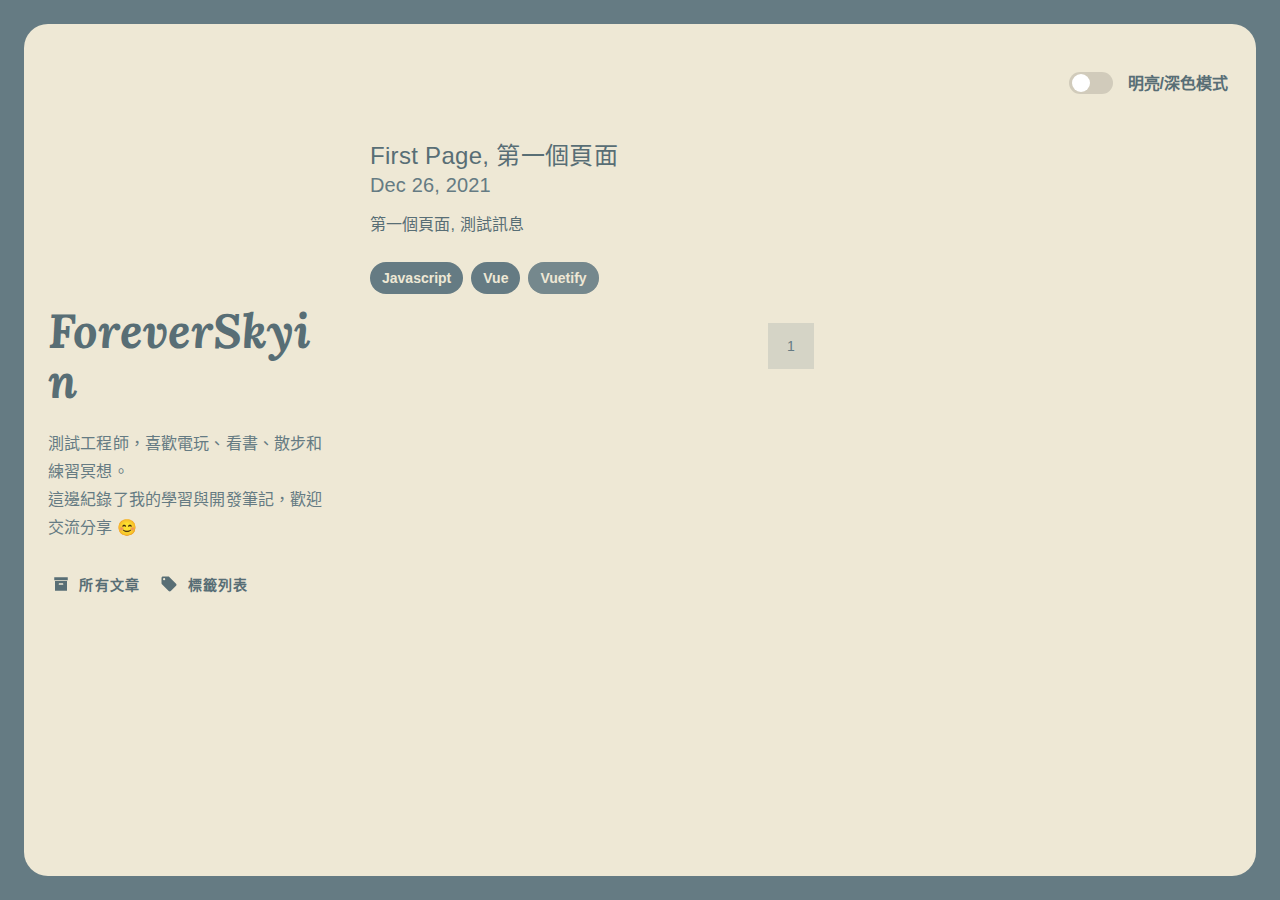
<file: tags/Vuetify/index.html>
<!DOCTYPE html>
<html lang="zh-TW">
  <head>
    <meta charset="utf-8">
    <meta name="viewport" content="width=device-width,initial-scale=1">
    <title>Vuetify Tag | ForeverSkyin</title>
    <meta name="generator" content="VuePress 1.9.5">
    <link rel="alternate" type="application/rss+xml" href="https://foreverskyin.tw/rss.xml" title="ForeverSkyin RSS Feed">
    <link rel="alternate" type="application/atom+xml" href="https://foreverskyin.tw/feed.atom" title="ForeverSkyin Atom Feed">
    <link rel="alternate" type="application/json" href="https://foreverskyin.tw/feed.json" title="ForeverSkyin JSON Feed">
    <meta name="description" content="測試工程師，平時喜歡打電動、看書、散步和練習冥想。這邊紀錄了我的學習與開發筆記，歡迎交流分享:)">
    <meta name="twitter:title" content="">
    <meta name="twitter:description" content="">
    <meta name="twitter:card" content="summary">
    <meta name="twitter:url" content="https://foreverskyin.tw/tags/Vuetify/">
    <meta property="og:type" content="article">
    <meta property="og:title" content="">
    <meta property="og:description" content="">
    <meta property="og:url" content="https://foreverskyin.tw/tags/Vuetify/">
    <meta property="og:site_name" content="ForeverSkyin">
    <meta property="article:author" content="ForeverSkyin">
    <meta itemprop="name" content="">
    <meta itemprop="description" content="">
    <meta charset="utf-8">
    <meta http-equiv="X-UA-Compatible" content="IE=edge">
    <meta http-equiv="last-modified" content="Sun, 23 Jan 2022 3:00:00 GMT ">
    <meta http-equiv="cache-control" content="Private">
    <meta http-equiv="Expires" content="600">
    <meta name="viewport" content="width=device-width, height=device-height, initial-scale=1">
    
    <link rel="preload" href="/assets/css/0.styles.f866e4ec.css" as="style"><link rel="preload" href="/assets/js/app.0b770c50.js" as="script"><link rel="preload" href="/assets/js/7.9e8e18e6.js" as="script"><link rel="prefetch" href="/assets/js/1.9acefc4e.js"><link rel="prefetch" href="/assets/js/10.b02ec4c8.js"><link rel="prefetch" href="/assets/js/11.af3ec534.js"><link rel="prefetch" href="/assets/js/12.59e3da44.js"><link rel="prefetch" href="/assets/js/13.86027cb2.js"><link rel="prefetch" href="/assets/js/14.ec011e24.js"><link rel="prefetch" href="/assets/js/15.2bce5c8f.js"><link rel="prefetch" href="/assets/js/16.64ad5156.js"><link rel="prefetch" href="/assets/js/17.941c7706.js"><link rel="prefetch" href="/assets/js/18.6f2173cd.js"><link rel="prefetch" href="/assets/js/19.38656e3c.js"><link rel="prefetch" href="/assets/js/2.efd786b7.js"><link rel="prefetch" href="/assets/js/20.3ce88189.js"><link rel="prefetch" href="/assets/js/21.c3688eea.js"><link rel="prefetch" href="/assets/js/22.bd0a7e2c.js"><link rel="prefetch" href="/assets/js/5.79325942.js"><link rel="prefetch" href="/assets/js/6.9575ca6a.js"><link rel="prefetch" href="/assets/js/8.1294b038.js"><link rel="prefetch" href="/assets/js/9.d883f90d.js"><link rel="prefetch" href="/assets/js/vuejs-paginate.527d93d1.js">
    <link rel="stylesheet" href="/assets/css/0.styles.f866e4ec.css">
  </head>
  <body>
    <div id="app" data-server-rendered="true"><div data-app="true" id="app" class="v-application v-application--is-ltr theme--light"><div class="v-application--wrap"><main class="v-main d-flex justify-center align-start align-lg-center align-xl-center align-md-center" style="padding-top:0px;padding-right:0px;padding-bottom:0px;padding-left:0px;"><div class="v-main__wrap"></div></main></div></div><div class="global-ui"></div></div>
    <script src="/assets/js/app.0b770c50.js" defer></script><script src="/assets/js/7.9e8e18e6.js" defer></script>
  </body>
</html>
</file>
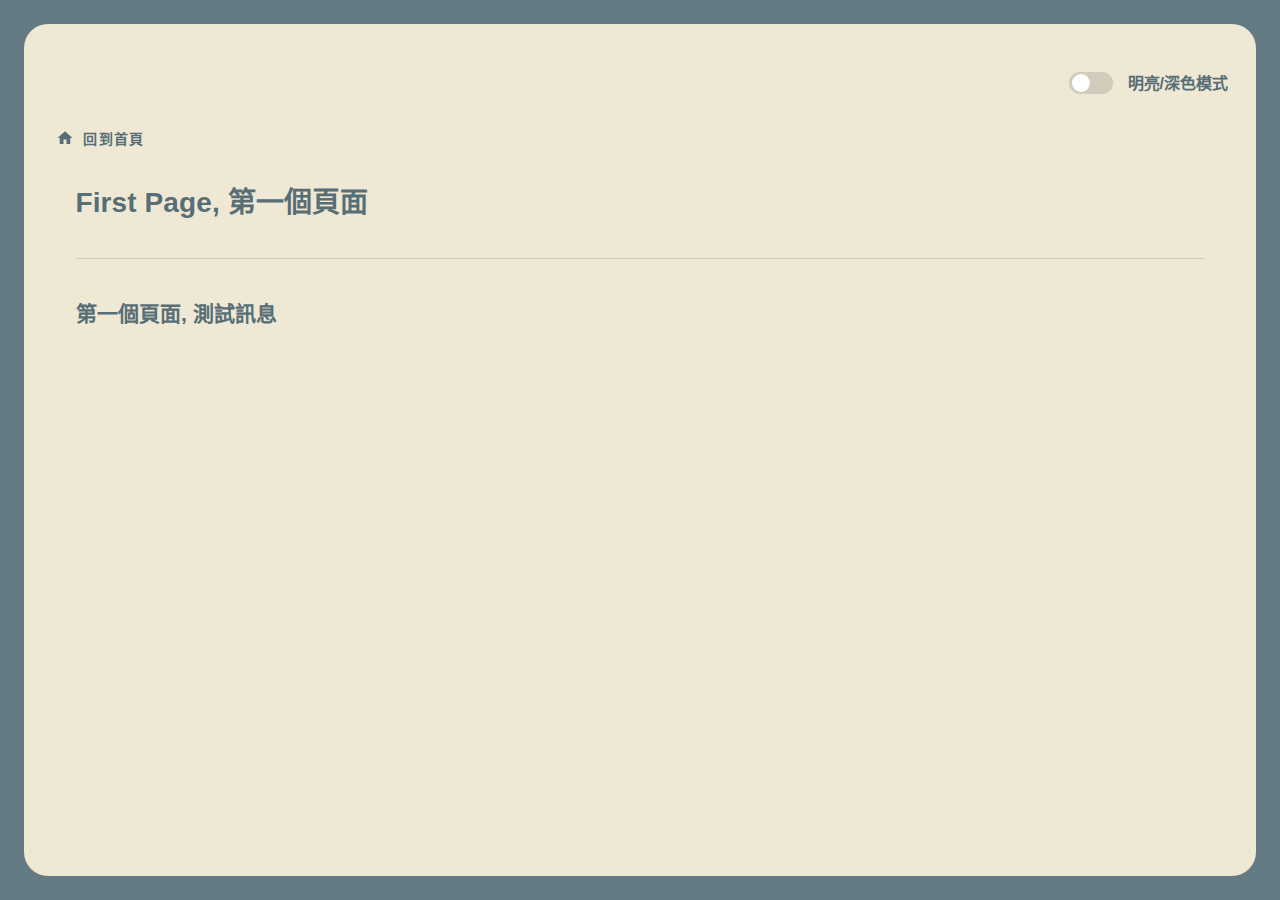
<file: 2021/12/26/first-page/index.html>
<!DOCTYPE html>
<html lang="zh-TW">
  <head>
    <meta charset="utf-8">
    <meta name="viewport" content="width=device-width,initial-scale=1">
    <title>First Page, 第一個頁面 | ForeverSkyin</title>
    <meta name="generator" content="VuePress 1.9.5">
    <link rel="alternate" type="application/rss+xml" href="https://foreverskyin.tw/rss.xml" title="ForeverSkyin RSS Feed">
    <link rel="alternate" type="application/atom+xml" href="https://foreverskyin.tw/feed.atom" title="ForeverSkyin Atom Feed">
    <link rel="alternate" type="application/json" href="https://foreverskyin.tw/feed.json" title="ForeverSkyin JSON Feed">
    <meta name="description" content="第一個頁面, 測試訊息">
    <meta name="image" content="https://i.picsum.photos/id/109/350/165.jpg?hmac=qHo30YeGw1iyybYp2TWjw0FQ5-ht9rufKbHa9LkC-S4">
    <meta name="twitter:title" content="First Page, 第一個頁面">
    <meta name="twitter:description" content="第一個頁面, 測試訊息">
    <meta name="twitter:card" content="summary_large_image">
    <meta name="twitter:image" content="https://i.picsum.photos/id/109/350/165.jpg?hmac=qHo30YeGw1iyybYp2TWjw0FQ5-ht9rufKbHa9LkC-S4">
    <meta name="twitter:url" content="https://foreverskyin.tw/_pages/2021/12/first-page.html">
    <meta property="og:type" content="article">
    <meta property="og:title" content="First Page, 第一個頁面">
    <meta property="og:description" content="第一個頁面, 測試訊息">
    <meta property="og:image" content="https://i.picsum.photos/id/109/350/165.jpg?hmac=qHo30YeGw1iyybYp2TWjw0FQ5-ht9rufKbHa9LkC-S4">
    <meta property="og:url" content="https://foreverskyin.tw/_pages/2021/12/first-page.html">
    <meta property="og:site_name" content="ForeverSkyin">
    <meta property="article:author" content="ForeverSkyin">
    <meta property="article:published_time" content="2021-12-26T00:00:00.000Z">
    <meta property="article:tag" content="Javascript">
    <meta itemprop="name" content="First Page, 第一個頁面">
    <meta itemprop="description" content="第一個頁面, 測試訊息">
    <meta itemprop="image" content="https://i.picsum.photos/id/109/350/165.jpg?hmac=qHo30YeGw1iyybYp2TWjw0FQ5-ht9rufKbHa9LkC-S4">
    <meta charset="utf-8">
    <meta http-equiv="X-UA-Compatible" content="IE=edge">
    <meta http-equiv="last-modified" content="Sun, 23 Jan 2022 3:00:00 GMT ">
    <meta http-equiv="cache-control" content="Private">
    <meta http-equiv="Expires" content="600">
    <meta name="viewport" content="width=device-width, height=device-height, initial-scale=1">
    
    <link rel="preload" href="/assets/css/0.styles.f866e4ec.css" as="style"><link rel="preload" href="/assets/js/app.0b770c50.js" as="script"><link rel="preload" href="/assets/js/7.9e8e18e6.js" as="script"><link rel="prefetch" href="/assets/js/1.9acefc4e.js"><link rel="prefetch" href="/assets/js/10.b02ec4c8.js"><link rel="prefetch" href="/assets/js/11.af3ec534.js"><link rel="prefetch" href="/assets/js/12.59e3da44.js"><link rel="prefetch" href="/assets/js/13.86027cb2.js"><link rel="prefetch" href="/assets/js/14.ec011e24.js"><link rel="prefetch" href="/assets/js/15.2bce5c8f.js"><link rel="prefetch" href="/assets/js/16.64ad5156.js"><link rel="prefetch" href="/assets/js/17.941c7706.js"><link rel="prefetch" href="/assets/js/18.6f2173cd.js"><link rel="prefetch" href="/assets/js/19.38656e3c.js"><link rel="prefetch" href="/assets/js/2.efd786b7.js"><link rel="prefetch" href="/assets/js/20.3ce88189.js"><link rel="prefetch" href="/assets/js/21.c3688eea.js"><link rel="prefetch" href="/assets/js/22.bd0a7e2c.js"><link rel="prefetch" href="/assets/js/5.79325942.js"><link rel="prefetch" href="/assets/js/6.9575ca6a.js"><link rel="prefetch" href="/assets/js/8.1294b038.js"><link rel="prefetch" href="/assets/js/9.d883f90d.js"><link rel="prefetch" href="/assets/js/vuejs-paginate.527d93d1.js">
    <link rel="stylesheet" href="/assets/css/0.styles.f866e4ec.css">
  </head>
  <body>
    <div id="app" data-server-rendered="true"><div data-app="true" id="app" class="v-application v-application--is-ltr theme--light"><div class="v-application--wrap"><main class="v-main d-flex justify-center align-start align-lg-center align-xl-center align-md-center" style="padding-top:0px;padding-right:0px;padding-bottom:0px;padding-left:0px;"><div class="v-main__wrap"></div></main></div></div><div class="global-ui"></div></div>
    <script src="/assets/js/app.0b770c50.js" defer></script><script src="/assets/js/7.9e8e18e6.js" defer></script>
  </body>
</html>
</file>
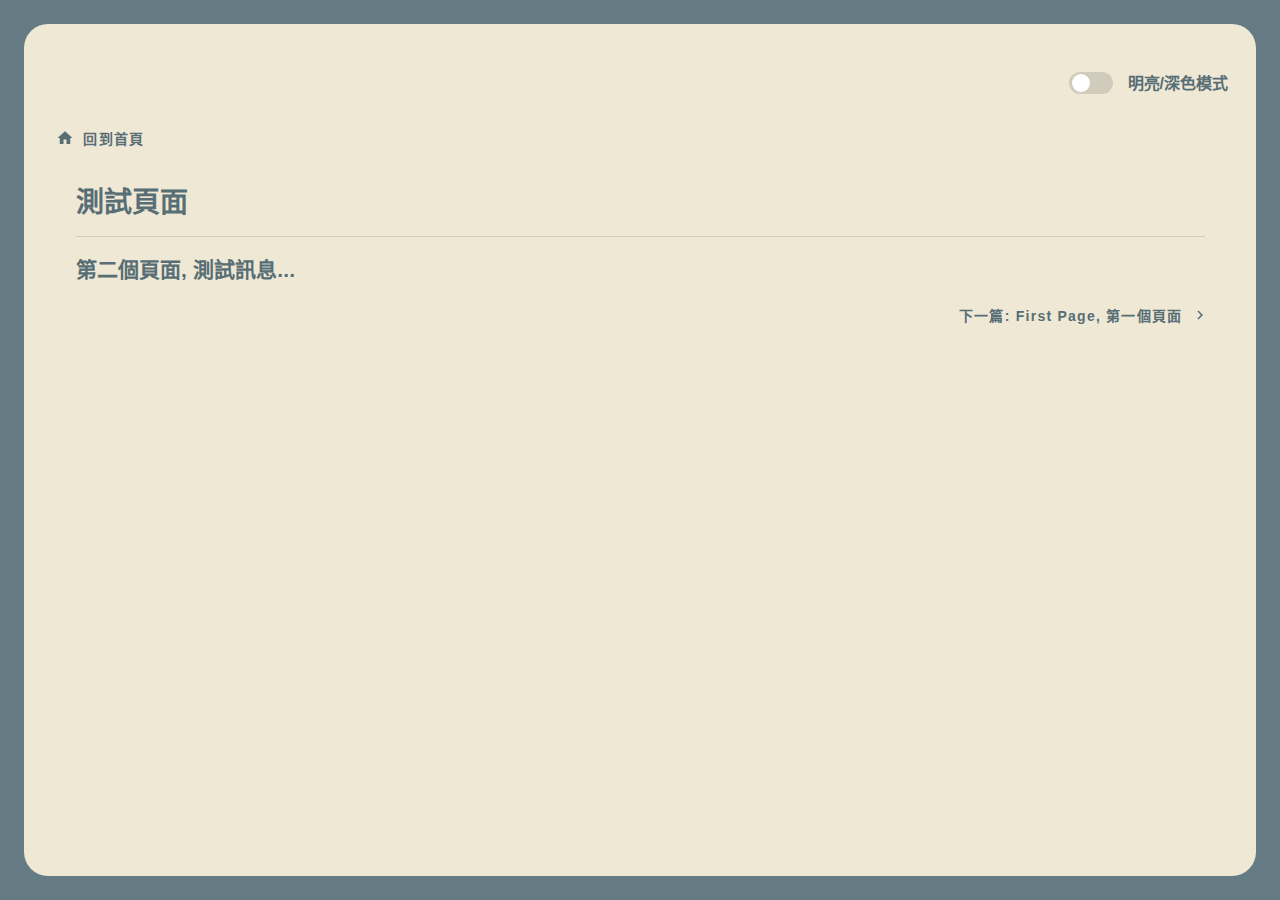
<file: 2022/01/27/second-page/index.html>
<!DOCTYPE html>
<html lang="zh-TW">
  <head>
    <meta charset="utf-8">
    <meta name="viewport" content="width=device-width,initial-scale=1">
    <title>第二個頁面 | ForeverSkyin</title>
    <meta name="generator" content="VuePress 1.9.5">
    <link rel="alternate" type="application/rss+xml" href="https://foreverskyin.tw/rss.xml" title="ForeverSkyin RSS Feed">
    <link rel="alternate" type="application/atom+xml" href="https://foreverskyin.tw/feed.atom" title="ForeverSkyin Atom Feed">
    <link rel="alternate" type="application/json" href="https://foreverskyin.tw/feed.json" title="ForeverSkyin JSON Feed">
    <meta name="description" content="第二個頁面, 測試訊息">
    <meta name="image" content="https://i.picsum.photos/id/109/350/165.jpg?hmac=qHo30YeGw1iyybYp2TWjw0FQ5-ht9rufKbHa9LkC-S4">
    <meta name="twitter:title" content="第二個頁面">
    <meta name="twitter:description" content="第二個頁面, 測試訊息">
    <meta name="twitter:card" content="summary_large_image">
    <meta name="twitter:image" content="https://i.picsum.photos/id/109/350/165.jpg?hmac=qHo30YeGw1iyybYp2TWjw0FQ5-ht9rufKbHa9LkC-S4">
    <meta name="twitter:url" content="https://foreverskyin.tw/_pages/2022/01/second-page.html">
    <meta property="og:type" content="article">
    <meta property="og:title" content="第二個頁面">
    <meta property="og:description" content="第二個頁面, 測試訊息">
    <meta property="og:image" content="https://i.picsum.photos/id/109/350/165.jpg?hmac=qHo30YeGw1iyybYp2TWjw0FQ5-ht9rufKbHa9LkC-S4">
    <meta property="og:url" content="https://foreverskyin.tw/_pages/2022/01/second-page.html">
    <meta property="og:site_name" content="ForeverSkyin">
    <meta property="article:author" content="ForeverSkyin">
    <meta property="article:published_time" content="2022-01-27T00:00:00.000Z">
    <meta property="article:tag" content="Python">
    <meta itemprop="name" content="第二個頁面">
    <meta itemprop="description" content="第二個頁面, 測試訊息">
    <meta itemprop="image" content="https://i.picsum.photos/id/109/350/165.jpg?hmac=qHo30YeGw1iyybYp2TWjw0FQ5-ht9rufKbHa9LkC-S4">
    <meta charset="utf-8">
    <meta http-equiv="X-UA-Compatible" content="IE=edge">
    <meta http-equiv="last-modified" content="Sun, 23 Jan 2022 3:00:00 GMT ">
    <meta http-equiv="cache-control" content="Private">
    <meta http-equiv="Expires" content="600">
    <meta name="viewport" content="width=device-width, height=device-height, initial-scale=1">
    
    <link rel="preload" href="/assets/css/0.styles.f866e4ec.css" as="style"><link rel="preload" href="/assets/js/app.0b770c50.js" as="script"><link rel="preload" href="/assets/js/7.9e8e18e6.js" as="script"><link rel="prefetch" href="/assets/js/1.9acefc4e.js"><link rel="prefetch" href="/assets/js/10.b02ec4c8.js"><link rel="prefetch" href="/assets/js/11.af3ec534.js"><link rel="prefetch" href="/assets/js/12.59e3da44.js"><link rel="prefetch" href="/assets/js/13.86027cb2.js"><link rel="prefetch" href="/assets/js/14.ec011e24.js"><link rel="prefetch" href="/assets/js/15.2bce5c8f.js"><link rel="prefetch" href="/assets/js/16.64ad5156.js"><link rel="prefetch" href="/assets/js/17.941c7706.js"><link rel="prefetch" href="/assets/js/18.6f2173cd.js"><link rel="prefetch" href="/assets/js/19.38656e3c.js"><link rel="prefetch" href="/assets/js/2.efd786b7.js"><link rel="prefetch" href="/assets/js/20.3ce88189.js"><link rel="prefetch" href="/assets/js/21.c3688eea.js"><link rel="prefetch" href="/assets/js/22.bd0a7e2c.js"><link rel="prefetch" href="/assets/js/5.79325942.js"><link rel="prefetch" href="/assets/js/6.9575ca6a.js"><link rel="prefetch" href="/assets/js/8.1294b038.js"><link rel="prefetch" href="/assets/js/9.d883f90d.js"><link rel="prefetch" href="/assets/js/vuejs-paginate.527d93d1.js">
    <link rel="stylesheet" href="/assets/css/0.styles.f866e4ec.css">
  </head>
  <body>
    <div id="app" data-server-rendered="true"><div data-app="true" id="app" class="v-application v-application--is-ltr theme--light"><div class="v-application--wrap"><main class="v-main d-flex justify-center align-start align-lg-center align-xl-center align-md-center" style="padding-top:0px;padding-right:0px;padding-bottom:0px;padding-left:0px;"><div class="v-main__wrap"></div></main></div></div><div class="global-ui"></div></div>
    <script src="/assets/js/app.0b770c50.js" defer></script><script src="/assets/js/7.9e8e18e6.js" defer></script>
  </body>
</html>
</file>
